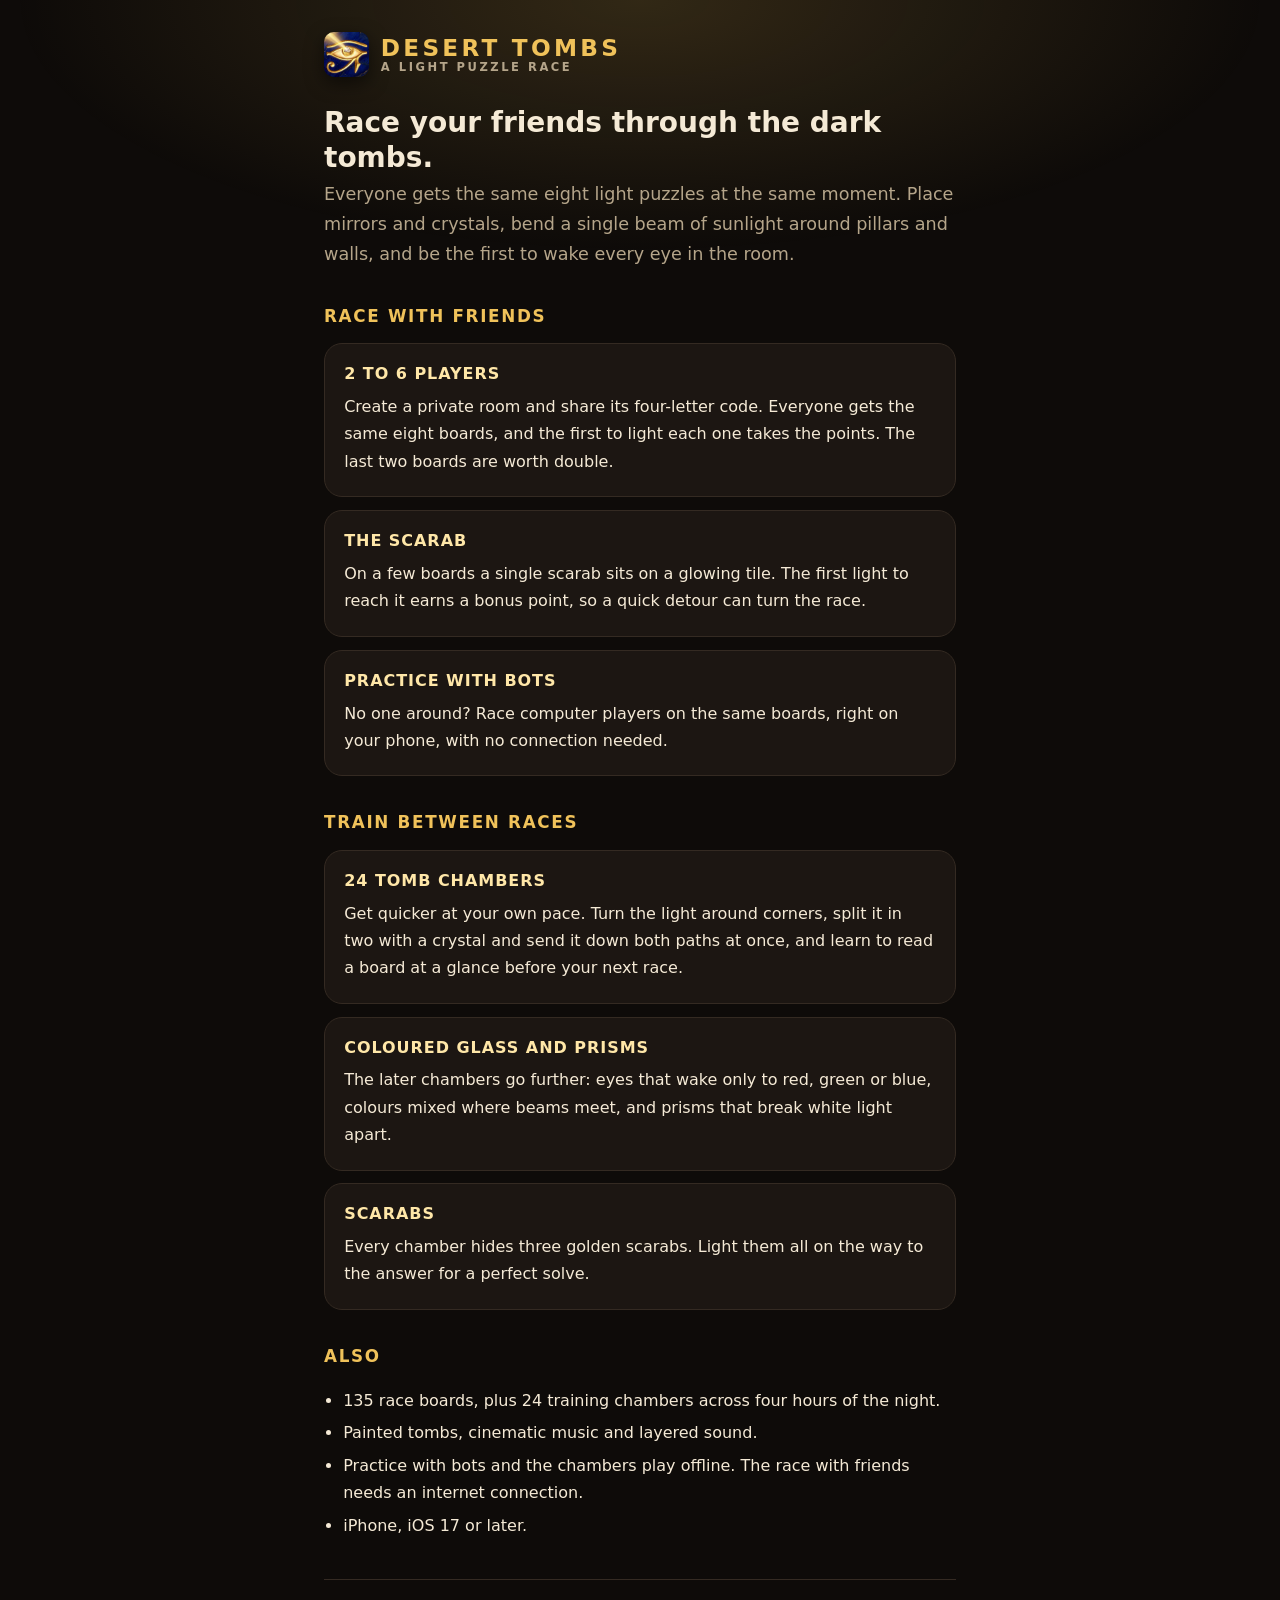
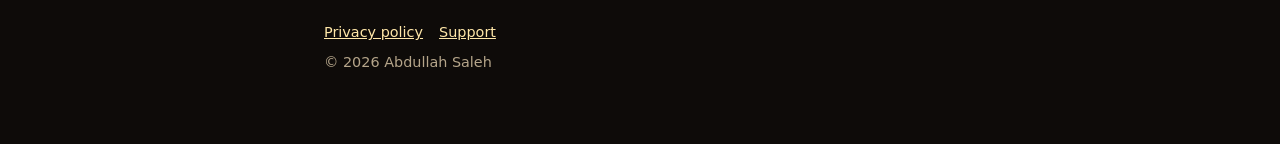
<file: index.html>
<!DOCTYPE html>
<html lang="en">
<head>
<meta charset="utf-8">
<meta name="viewport" content="width=device-width, initial-scale=1">
<title>Desert Tombs — a light puzzle in the tombs</title>
<meta name="description" content="Desert Tombs is a light-puzzle race for iPhone. Race your friends through the same mirror and crystal boards, and train between races in 24 dark Egyptian tomb chambers.">
<link rel="icon" href="icon.png">
<link rel="apple-touch-icon" href="icon.png">
<link rel="stylesheet" href="style.css">
</head>
<body>
<a class="brand" href="./"><img src="icon.png" alt=""><span><b>DESERT TOMBS</b><small>A LIGHT PUZZLE RACE</small></span></a>

<h1>Race your friends through the dark tombs.</h1>
<p class="lede">Everyone gets the same eight light puzzles at the same moment. Place mirrors and crystals, bend a single beam of sunlight around pillars and walls, and be the first to wake every eye in the room.</p>

<h2>Race with friends</h2>
<div class="card"><strong>2 TO 6 PLAYERS</strong><p>Create a private room and share its four-letter code. Everyone gets the same eight boards, and the first to light each one takes the points. The last two boards are worth double.</p></div>
<div class="card"><strong>THE SCARAB</strong><p>On a few boards a single scarab sits on a glowing tile. The first light to reach it earns a bonus point, so a quick detour can turn the race.</p></div>
<div class="card"><strong>PRACTICE WITH BOTS</strong><p>No one around? Race computer players on the same boards, right on your phone, with no connection needed.</p></div>

<h2>Train between races</h2>
<div class="card"><strong>24 TOMB CHAMBERS</strong><p>Get quicker at your own pace. Turn the light around corners, split it in two with a crystal and send it down both paths at once, and learn to read a board at a glance before your next race.</p></div>
<div class="card"><strong>COLOURED GLASS AND PRISMS</strong><p>The later chambers go further: eyes that wake only to red, green or blue, colours mixed where beams meet, and prisms that break white light apart.</p></div>
<div class="card"><strong>SCARABS</strong><p>Every chamber hides three golden scarabs. Light them all on the way to the answer for a perfect solve.</p></div>

<h2>Also</h2>
<ul>
<li>135 race boards, plus 24 training chambers across four hours of the night.</li>
<li>Painted tombs, cinematic music and layered sound.</li>
<li>Practice with bots and the chambers play offline. The race with friends needs an internet connection.</li>
<li>iPhone, iOS 17 or later.</li>
</ul>

<hr>
<nav class="muted"><a href="privacy/">Privacy policy</a><a href="support/">Support</a></nav>
<p class="muted">© 2026 Abdullah Saleh</p>
</body>
</html>
</file>
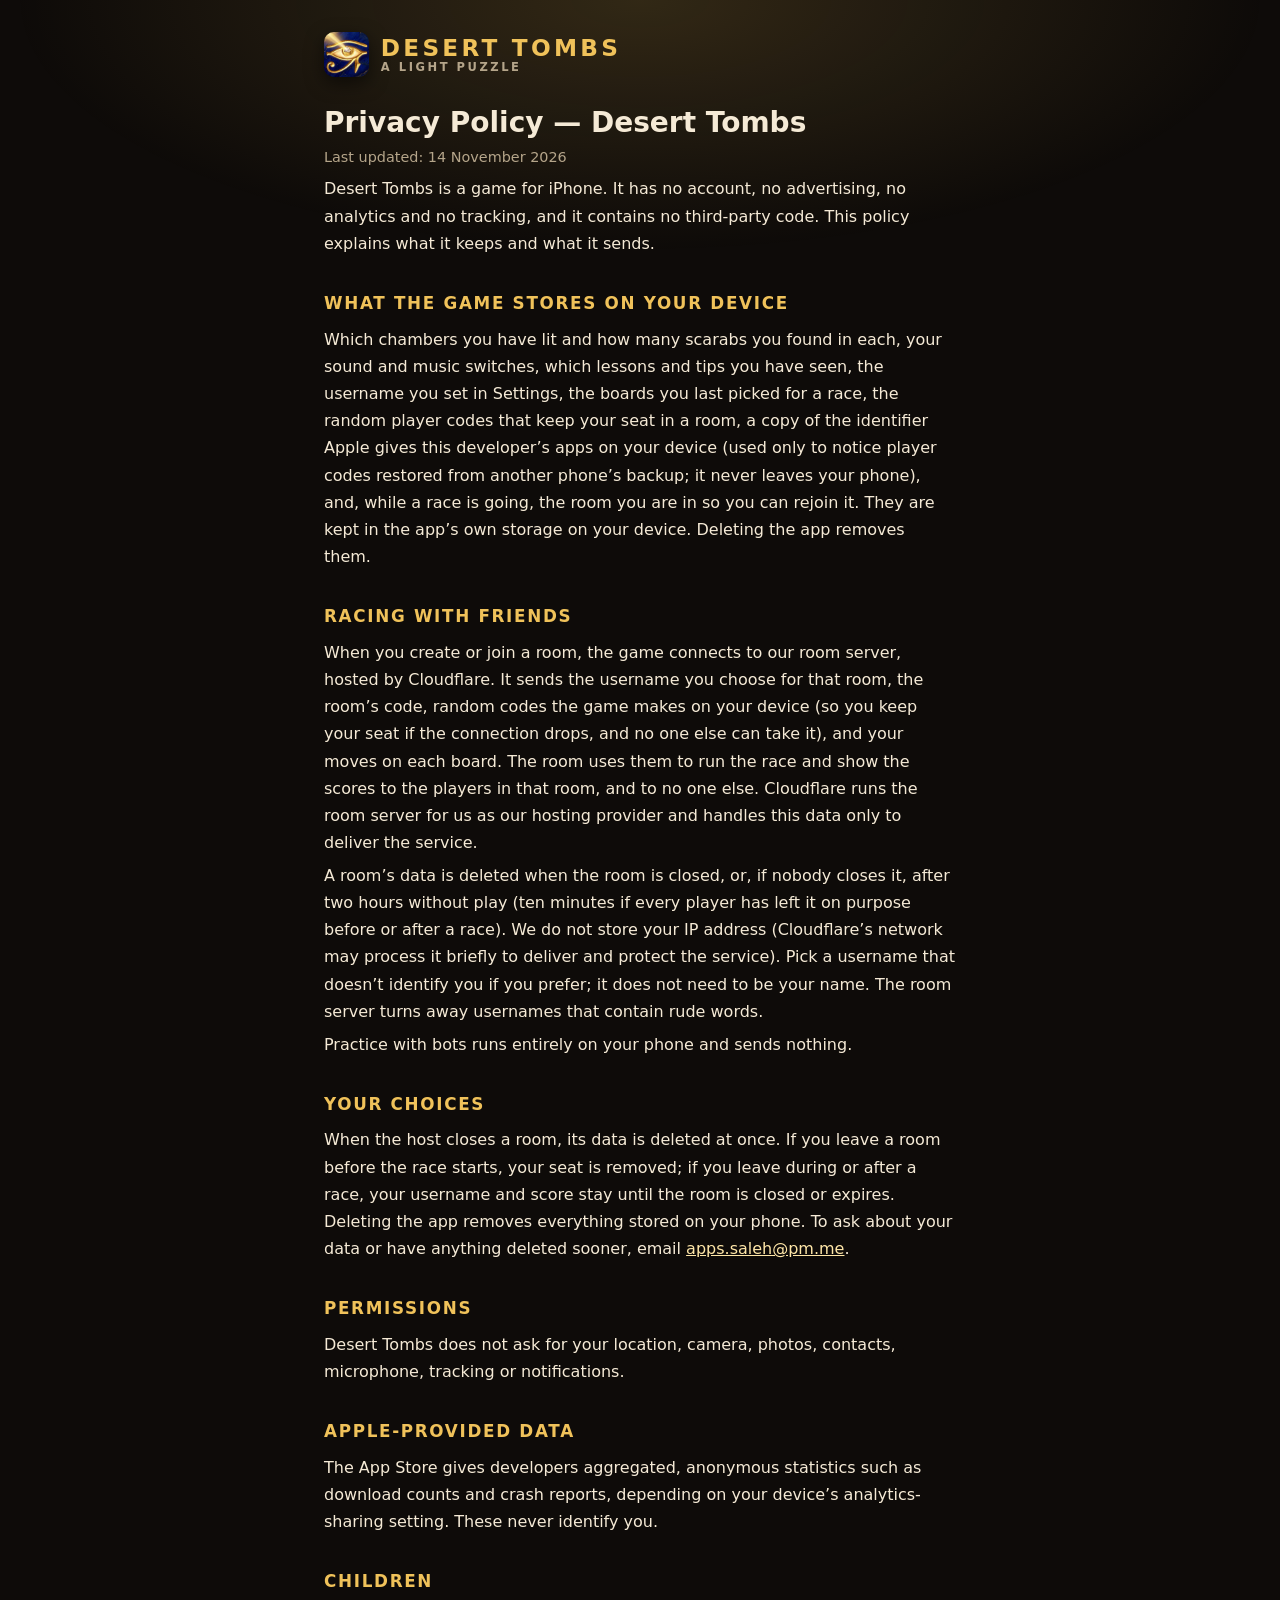
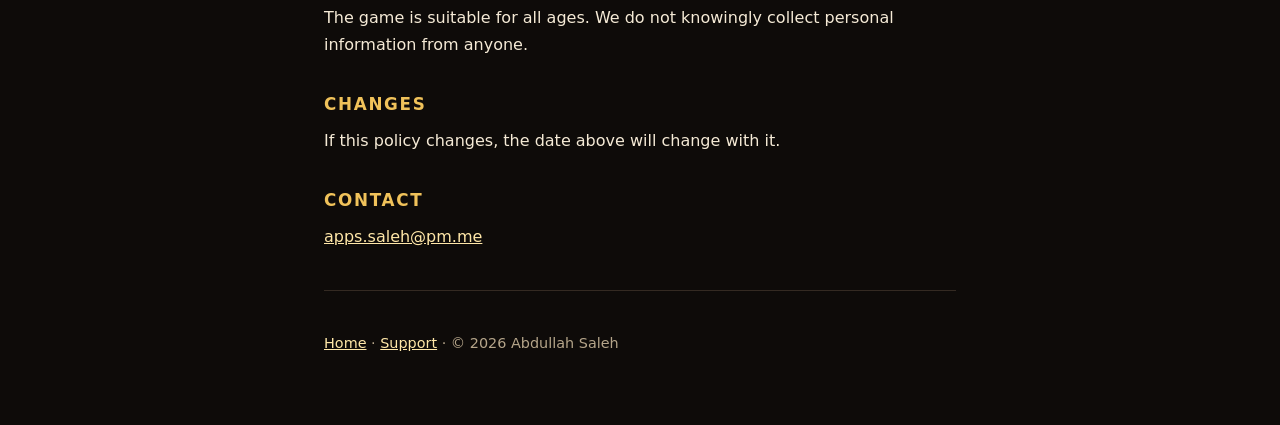
<file: privacy/index.html>
<!DOCTYPE html>
<html lang="en">
<head>
<meta charset="utf-8">
<meta name="viewport" content="width=device-width, initial-scale=1">
<title>Privacy Policy — Desert Tombs</title>
<meta name="description" content="Desert Tombs privacy policy: no account, no analytics and no tracking. Progress stays on your device; a race room keeps only a username and the race until it closes.">
<link rel="icon" href="../icon.png">
<link rel="stylesheet" href="../style.css">
</head>
<body>
<a class="brand" href="../"><img src="../icon.png" alt=""><span><b>DESERT TOMBS</b><small>A LIGHT PUZZLE</small></span></a>

<h1>Privacy Policy — Desert Tombs</h1>
<p class="muted">Last updated: 14 November 2026</p>
<p>Desert Tombs is a game for iPhone. It has no account, no advertising, no analytics and no tracking, and it contains no third-party code. This policy explains what it keeps and what it sends.</p>

<h2>What the game stores on your device</h2>
<p>Which chambers you have lit and how many scarabs you found in each, your sound and music switches, which lessons and tips you have seen, the username you set in Settings, the boards you last picked for a race, the random player codes that keep your seat in a room, a copy of the identifier Apple gives this developer’s apps on your device (used only to notice player codes restored from another phone’s backup; it never leaves your phone), and, while a race is going, the room you are in so you can rejoin it. They are kept in the app’s own storage on your device. Deleting the app removes them.</p>

<h2>Racing with friends</h2>
<p>When you create or join a room, the game connects to our room server, hosted by Cloudflare. It sends the username you choose for that room, the room’s code, random codes the game makes on your device (so you keep your seat if the connection drops, and no one else can take it), and your moves on each board. The room uses them to run the race and show the scores to the players in that room, and to no one else. Cloudflare runs the room server for us as our hosting provider and handles this data only to deliver the service.</p>
<p>A room’s data is deleted when the room is closed, or, if nobody closes it, after two hours without play (ten minutes if every player has left it on purpose before or after a race). We do not store your IP address (Cloudflare’s network may process it briefly to deliver and protect the service). Pick a username that doesn’t identify you if you prefer; it does not need to be your name. The room server turns away usernames that contain rude words.</p>
<p>Practice with bots runs entirely on your phone and sends nothing.</p>

<h2>Your choices</h2>
<p>When the host closes a room, its data is deleted at once. If you leave a room before the race starts, your seat is removed; if you leave during or after a race, your username and score stay until the room is closed or expires. Deleting the app removes everything stored on your phone. To ask about your data or have anything deleted sooner, email <a href="mailto:apps.saleh@pm.me">apps.saleh@pm.me</a>.</p>

<h2>Permissions</h2>
<p>Desert Tombs does not ask for your location, camera, photos, contacts, microphone, tracking or notifications.</p>

<h2>Apple-provided data</h2>
<p>The App Store gives developers aggregated, anonymous statistics such as download counts and crash reports, depending on your device’s analytics-sharing setting. These never identify you.</p>

<h2>Children</h2>
<p>The game is suitable for all ages. We do not knowingly collect personal information from anyone.</p>

<h2>Changes</h2>
<p>If this policy changes, the date above will change with it.</p>

<h2>Contact</h2>
<p><a href="mailto:apps.saleh@pm.me">apps.saleh@pm.me</a></p>

<hr>
<p class="muted"><a href="../">Home</a> · <a href="../support/">Support</a> · © 2026 Abdullah Saleh</p>
</body>
</html>
</file>
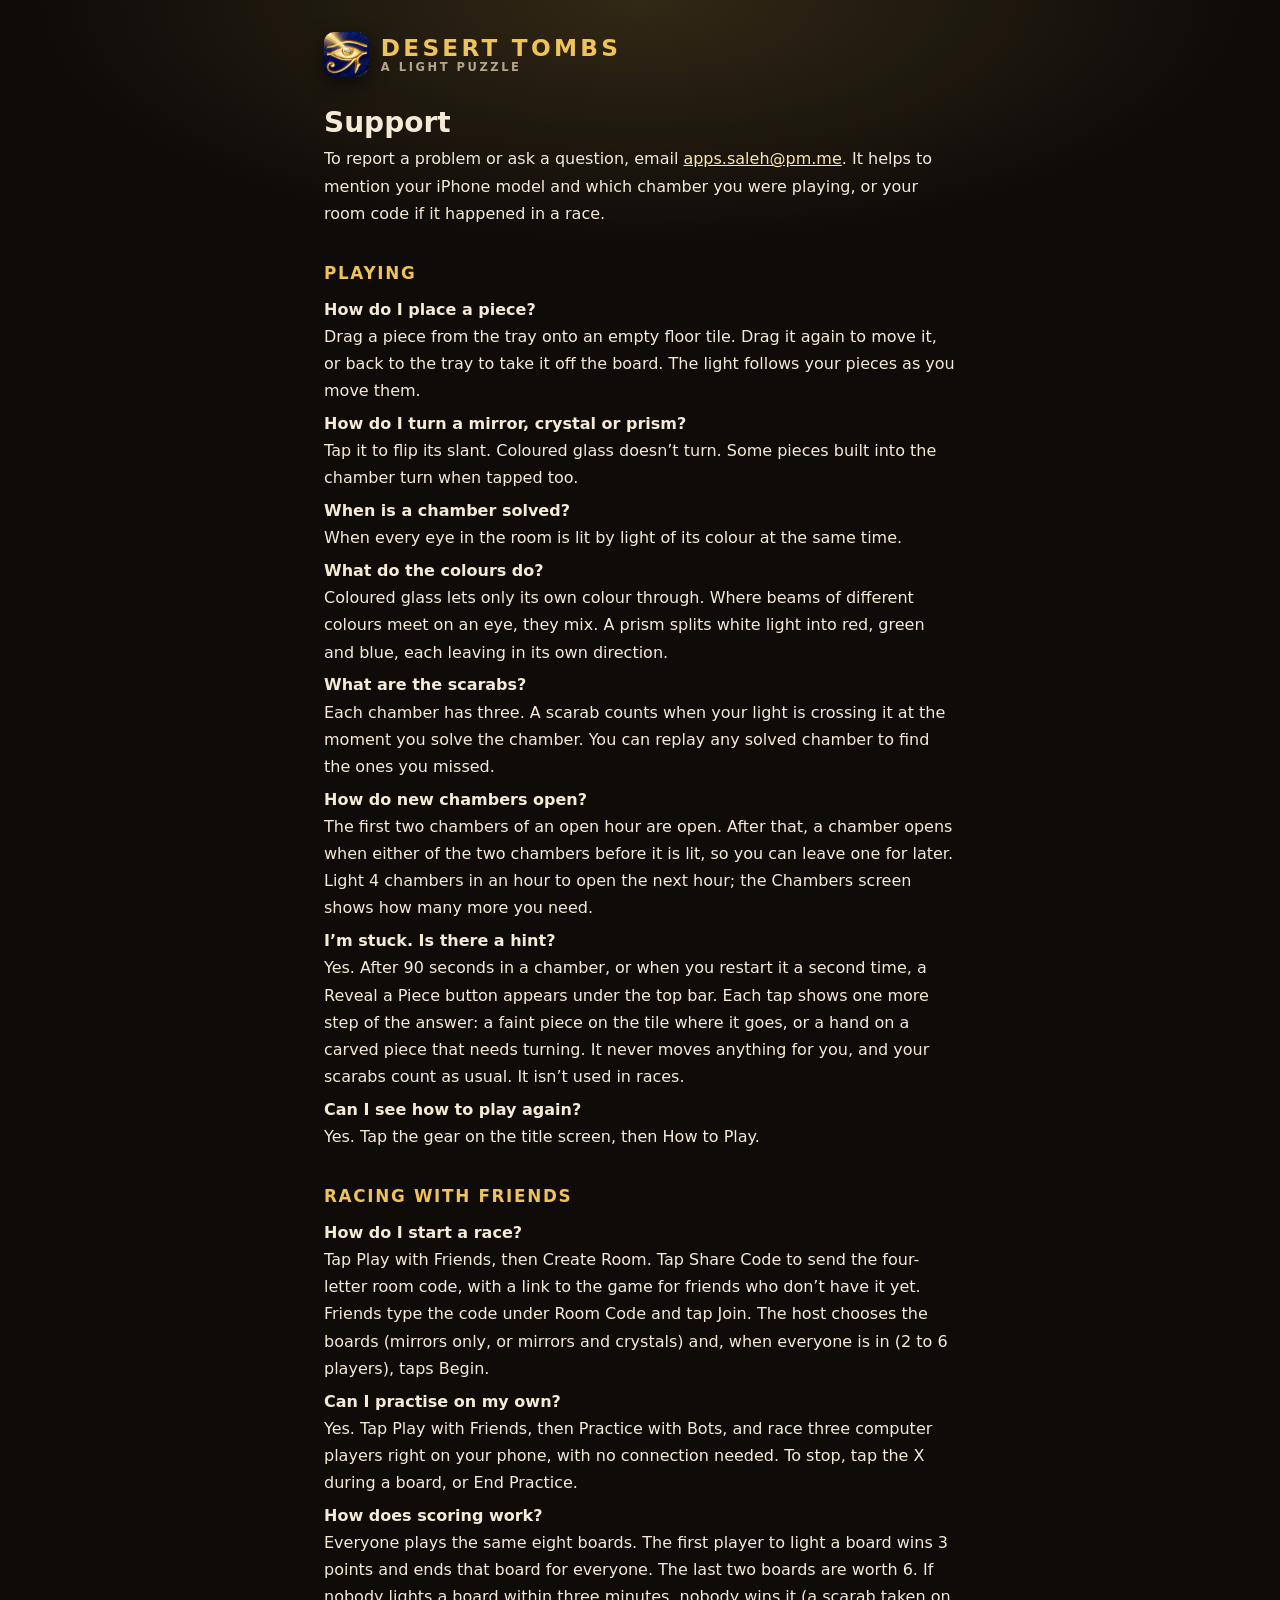
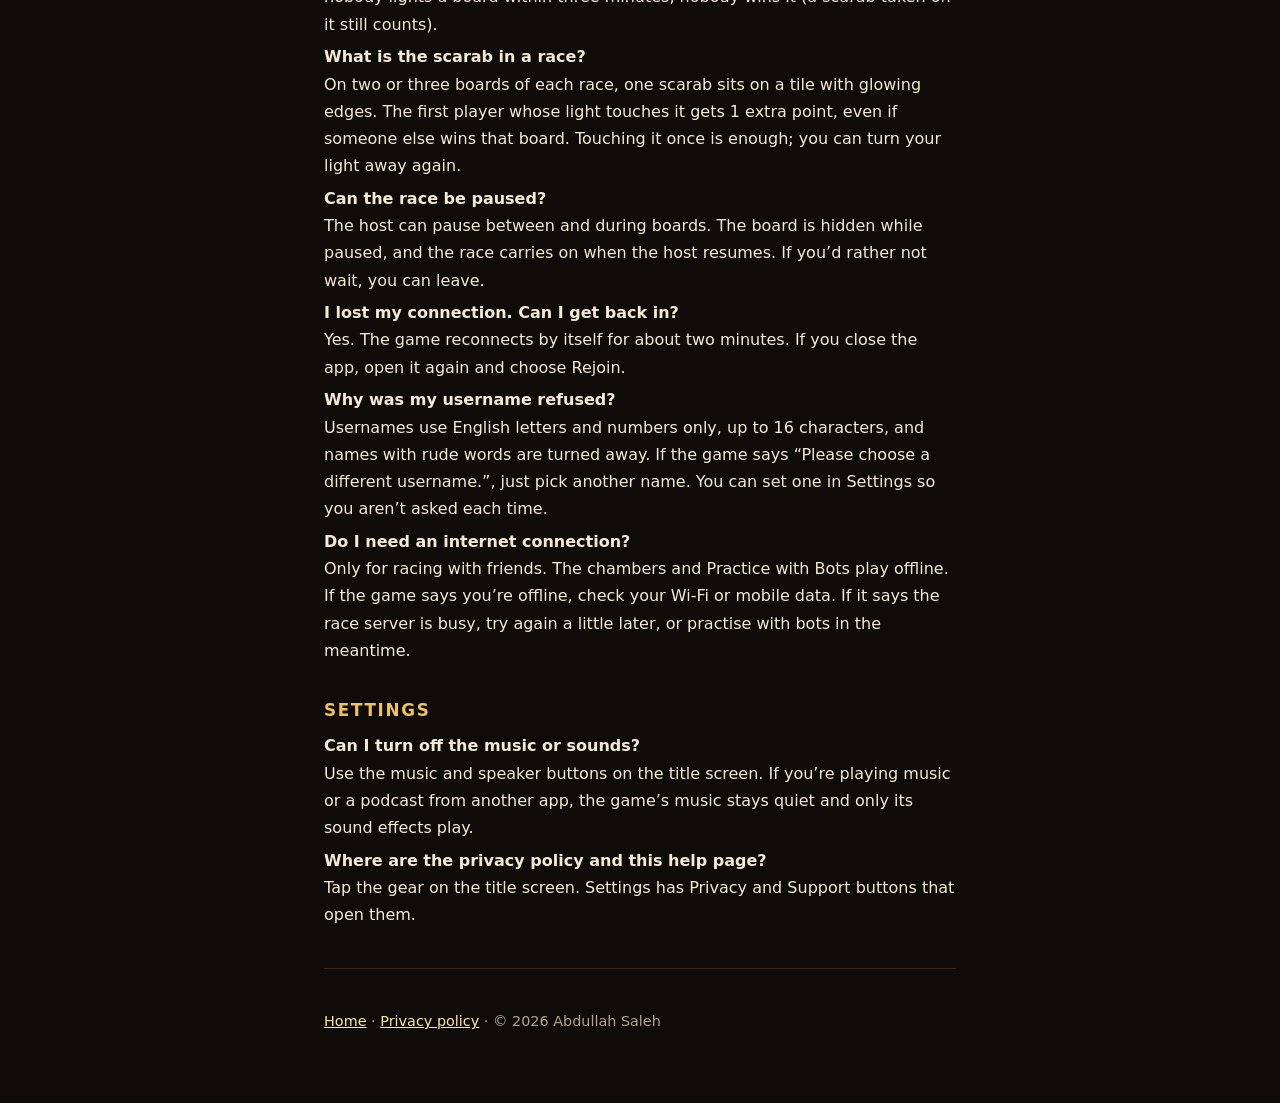
<file: support/index.html>
<!DOCTYPE html>
<html lang="en">
<head>
<meta charset="utf-8">
<meta name="viewport" content="width=device-width, initial-scale=1">
<title>Support — Desert Tombs</title>
<meta name="description" content="Help with Desert Tombs: racing friends in private rooms, practice with bots, placing pieces, colours and prisms, scarabs, opening chambers and Reveal a Piece.">
<link rel="icon" href="../icon.png">
<link rel="stylesheet" href="../style.css">
</head>
<body>
<a class="brand" href="../"><img src="../icon.png" alt=""><span><b>DESERT TOMBS</b><small>A LIGHT PUZZLE</small></span></a>
<h1>Support</h1>
<p>To report a problem or ask a question, email <a href="mailto:apps.saleh@pm.me">apps.saleh@pm.me</a>. It helps to mention your iPhone model and which chamber you were playing, or your room code if it happened in a race.</p>

<h2>Playing</h2>
<p><strong>How do I place a piece?</strong><br>Drag a piece from the tray onto an empty floor tile. Drag it again to move it, or back to the tray to take it off the board. The light follows your pieces as you move them.</p>
<p><strong>How do I turn a mirror, crystal or prism?</strong><br>Tap it to flip its slant. Coloured glass doesn’t turn. Some pieces built into the chamber turn when tapped too.</p>
<p><strong>When is a chamber solved?</strong><br>When every eye in the room is lit by light of its colour at the same time.</p>
<p><strong>What do the colours do?</strong><br>Coloured glass lets only its own colour through. Where beams of different colours meet on an eye, they mix. A prism splits white light into red, green and blue, each leaving in its own direction.</p>
<p><strong>What are the scarabs?</strong><br>Each chamber has three. A scarab counts when your light is crossing it at the moment you solve the chamber. You can replay any solved chamber to find the ones you missed.</p>
<p><strong>How do new chambers open?</strong><br>The first two chambers of an open hour are open. After that, a chamber opens when either of the two chambers before it is lit, so you can leave one for later. Light 4 chambers in an hour to open the next hour; the Chambers screen shows how many more you need.</p>
<p><strong>I’m stuck. Is there a hint?</strong><br>Yes. After 90 seconds in a chamber, or when you restart it a second time, a Reveal a Piece button appears under the top bar. Each tap shows one more step of the answer: a faint piece on the tile where it goes, or a hand on a carved piece that needs turning. It never moves anything for you, and your scarabs count as usual. It isn’t used in races.</p>
<p><strong>Can I see how to play again?</strong><br>Yes. Tap the gear on the title screen, then How to Play.</p>

<h2>Racing with friends</h2>
<p><strong>How do I start a race?</strong><br>Tap Play with Friends, then Create Room. Tap Share Code to send the four-letter room code, with a link to the game for friends who don’t have it yet. Friends type the code under Room Code and tap Join. The host chooses the boards (mirrors only, or mirrors and crystals) and, when everyone is in (2 to 6 players), taps Begin.</p>
<p><strong>Can I practise on my own?</strong><br>Yes. Tap Play with Friends, then Practice with Bots, and race three computer players right on your phone, with no connection needed. To stop, tap the X during a board, or End Practice.</p>
<p><strong>How does scoring work?</strong><br>Everyone plays the same eight boards. The first player to light a board wins 3 points and ends that board for everyone. The last two boards are worth 6. If nobody lights a board within three minutes, nobody wins it (a scarab taken on it still counts).</p>
<p><strong>What is the scarab in a race?</strong><br>On two or three boards of each race, one scarab sits on a tile with glowing edges. The first player whose light touches it gets 1 extra point, even if someone else wins that board. Touching it once is enough; you can turn your light away again.</p>
<p><strong>Can the race be paused?</strong><br>The host can pause between and during boards. The board is hidden while paused, and the race carries on when the host resumes. If you’d rather not wait, you can leave.</p>
<p><strong>I lost my connection. Can I get back in?</strong><br>Yes. The game reconnects by itself for about two minutes. If you close the app, open it again and choose Rejoin.</p>
<p><strong>Why was my username refused?</strong><br>Usernames use English letters and numbers only, up to 16 characters, and names with rude words are turned away. If the game says “Please choose a different username.”, just pick another name. You can set one in Settings so you aren’t asked each time.</p>
<p><strong>Do I need an internet connection?</strong><br>Only for racing with friends. The chambers and Practice with Bots play offline. If the game says you’re offline, check your Wi-Fi or mobile data. If it says the race server is busy, try again a little later, or practise with bots in the meantime.</p>

<h2>Settings</h2>
<p><strong>Can I turn off the music or sounds?</strong><br>Use the music and speaker buttons on the title screen. If you’re playing music or a podcast from another app, the game’s music stays quiet and only its sound effects play.</p>
<p><strong>Where are the privacy policy and this help page?</strong><br>Tap the gear on the title screen. Settings has Privacy and Support buttons that open them.</p>

<hr>
<p class="muted"><a href="../">Home</a> · <a href="../privacy/">Privacy policy</a> · © 2026 Abdullah Saleh</p>
</body>
</html>
</file>
<file: style.css>
:root { color-scheme: dark; --bg: #0e0b09; --surface: #1c1612; --text: #f5ead6; --dim: #b5a58a; --gold: #f0c25a; --soft: #ffe7a8; --turq: #2fc2ae; --line: #342a22; }
* { box-sizing: border-box; }
html { background-color: var(--bg); }
body { font-family: -apple-system, "SF Pro Text", "Segoe UI", system-ui, sans-serif; max-width: 42rem; margin: 0 auto; padding: 2rem 1.25rem 4rem; line-height: 1.7; color: var(--text); min-height: 100vh; }
body::before { content: ""; position: fixed; inset: 0; z-index: -1; pointer-events: none; background: radial-gradient(ellipse 70% 40% at 50% 0%, rgba(240,194,90,.16), rgba(14,11,9,0) 70%); }
a { color: var(--soft); }
h1 { font-size: 1.75rem; font-weight: 800; margin: 0 0 .35rem; line-height: 1.25; }
h2 { font-size: 1.05rem; font-weight: 800; letter-spacing: .1em; text-transform: uppercase; margin: 2rem 0 .5rem; color: var(--gold); }
p, li { margin: .35rem 0; }
ul { padding-inline-start: 1.2rem; }
.muted { color: var(--dim); font-size: .9rem; }
.brand { display: inline-flex; align-items: center; gap: .75rem; margin-bottom: 1.75rem; color: inherit; text-decoration: none; }
.brand img { width: 2.8rem; height: 2.8rem; border-radius: 22%; box-shadow: 0 6px 18px rgba(0,0,0,.55); }
.brand span { display: flex; flex-direction: column; line-height: 1.1; }
.brand b { font-size: 1.45rem; letter-spacing: .14em; color: var(--gold); }
.brand small { font-size: .72rem; font-weight: 700; letter-spacing: .22em; color: var(--dim); }
.lede { font-size: 1.1rem; color: var(--dim); }
.card { background: var(--surface); border: 1px solid var(--line); border-radius: 18px; padding: 1rem 1.2rem; margin: .8rem 0; }
.card strong { color: var(--soft); letter-spacing: .06em; }
nav a { margin-inline-end: 1rem; }
hr { border: 0; border-top: 1px solid var(--line); margin: 2.5rem 0; }
</file>
